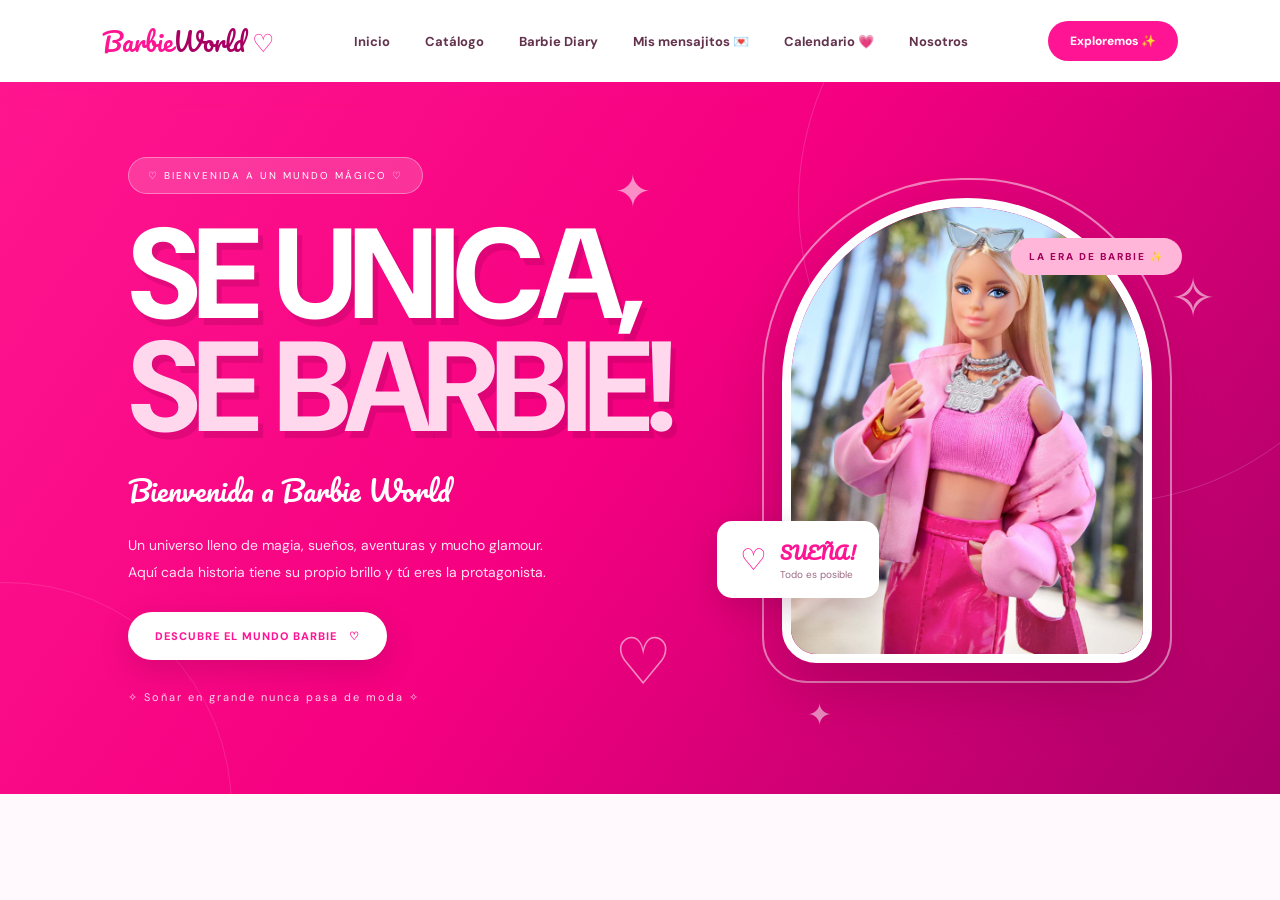
<file: index.html>
<!DOCTYPE html>
<html lang="es">
<head>
    <meta charset="UTF-8">
    <meta name="viewport" content="width=device-width, initial-scale=1.0">
    <title>Barbie World | La vida es rosa</title>
    <link rel="stylesheet" href="./css/style.css">
    <link rel="preconnect" href="https://fonts.googleapis.com">
    <link rel="preconnect" href="https://fonts.gstatic.com" crossorigin>
    <link href="https://fonts.googleapis.com/css2?family=DM+Sans:wght@400;500;600;700;800&family=Pacifico&display=swap" rel="stylesheet">
</head>

<body>

    <!-- NAVEGACIÓN -->
    <header class="navbar">
        <a href="#inicio" class="logo">Barbie<span>World</span> ♡</a>

     <nav>
    <a href="index.html">Inicio</a>
    <a href="catalogo.html">Catálogo</a>
    <a href="diario.html">Barbie Diary</a>
    <a href="mensajitos.html">Mis mensajitos 💌</a>
    <a href="calendario.html">Calendario 💗</a>
    <a href="#nosotros">Nosotros</a>
</nav>
        <a href="#catalogo" class="nav-button">Exploremos ✨</a>
    </header>

    <!-- BIENVENIDA -->
    <main>
        <section class="hero" id="inicio">

            <div class="hero-decoration star-one">✦</div>
            <div class="hero-decoration star-two">✧</div>
            <div class="hero-decoration heart-one">♡</div>
            <div class="hero-decoration star-three">✦</div>

            <div class="hero-content">
                <span class="welcome-label">♡ BIENVENIDA A UN MUNDO MÁGICO ♡</span>

                <h1>
                   SE UNICA,<br>
                    <span>SE BARBIE!</span>
                </h1>

                <p class="hero-subtitle">Bienvenida a Barbie World</p>

                <p class="hero-description">
                    Un universo lleno de magia, sueños, aventuras y mucho glamour.
                    Aquí cada historia tiene su propio brillo y tú eres la protagonista.
                </p>

                <a href="#catalogo" class="primary-button">
                    DESCUBRE EL MUNDO BARBIE <span>♡</span>
                </a>

                <div class="hero-note">
                    <span>✧</span> Soñar en grande nunca pasa de moda <span>✧</span>
                </div>
            </div>

            <div class="hero-image">
                <div class="image-glow"></div>
                <img
                    < img src ="./img/BARBIE BONITA.jpg" alt="BARBIE BONITA"></src>
            
                <div class="floating-card">
                    <span>♡</span>
                    <div>
                        <strong>SUEÑA!</strong>
                        <small>Todo es posible</small>
                    </div>
                </div>
                <div class="image-caption">LA ERA DE BARBIE ✨</div>
            </div>

        </section>

    </main>

    <!-- API TVMAZE -->
    <script>
  
const showsContainer = document.getElementById("showsContainer");
const loading = document.getElementById("loading");
const errorMessage = document.getElementById("errorMessage");
const searchInput = document.getElementById("searchInput");
const searchButton = document.getElementById("searchButton");

async function loadShows(query = "Barbie") {
    loading.style.display = "block";
    showsContainer.innerHTML = "";
    errorMessage.textContent = "";

    try {
        const response = await fetch(
            `https://api.tvmaze.com/search/shows?q=${encodeURIComponent(query)}`
        );

        if (!response.ok) {
            throw new Error("Error al consultar TVmaze");
        }

        const data = await response.json();

        loading.style.display = "none";

        if (!data.length) {
            errorMessage.textContent = "No encontramos resultados. Intenta otra búsqueda ♡";
            return;
        }

        data.forEach(item => {
            const show = item.show;

            const card = document.createElement("article");
            card.className = "show-card";

            const image = document.createElement("img");
            image.src = show.image?.medium ||
                "https://placehold.co/300x420/ffb6d9/ffffff?text=Barbie";
            image.alt = show.name;
            image.loading = "lazy";

            const details = document.createElement("div");
            details.className = "show-details";

            const title = document.createElement("h3");
            title.textContent = show.name;

            const genre = document.createElement("p");
            genre.textContent = show.genres?.join(" · ") || "Entretenimiento";

            const rating = document.createElement("span");
            rating.className = "rating";
            rating.textContent = `★ ${show.rating?.average ?? "Sin puntuación"}`;

            const button = document.createElement("button");
            button.className = "details-button";
            button.textContent = "VER DETALLES ♡";

            button.addEventListener("click", () => {
                showDetails(show);
            });

            details.append(title, genre, rating, button);
            card.append(image, details);
            showsContainer.appendChild(card);
        });

    } catch (error) {
        loading.style.display = "none";
        errorMessage.textContent = "No pudimos cargar el catálogo. Intenta nuevamente ♡";
        console.error(error);
    }
}

// VENTANA DE DETALLES
function showDetails(show) {
    document.getElementById("modalTitle").textContent = show.name;

    document.getElementById("modalImage").src =
        show.image?.original ||
        "https://placehold.co/300x420/ffb6d9/ffffff?text=Barbie";

    document.getElementById("modalGenre").textContent =
        show.genres?.join(" · ") || "Sin género disponible";

    document.getElementById("modalRating").textContent =
        `★ ${show.rating?.average ?? "Sin puntuación"}`;

    document.getElementById("modalDescription").innerHTML =
        show.summary || "<p>No hay descripción disponible.</p>";

    document.getElementById("detailsModal").classList.add("active");
}

function closeDetails() {
    document.getElementById("detailsModal").classList.remove("active");
}

document.getElementById("closeModal").addEventListener("click", closeDetails);

document.getElementById("detailsModal").addEventListener("click", event => {
    if (event.target.id === "detailsModal") {
        closeDetails();
    }
});

searchButton.addEventListener("click", () => {
    const query = searchInput.value.trim();

    if (query) {
        loadShows(query);
    }
});

searchInput.addEventListener("keydown", event => {
    if (event.key === "Enter") {
        searchButton.click();
    }
});

// INICIAR API
loadShows("Barbie");

    </script>
<script src="./js/diary.js"></script>
</body>
</html>
</file>
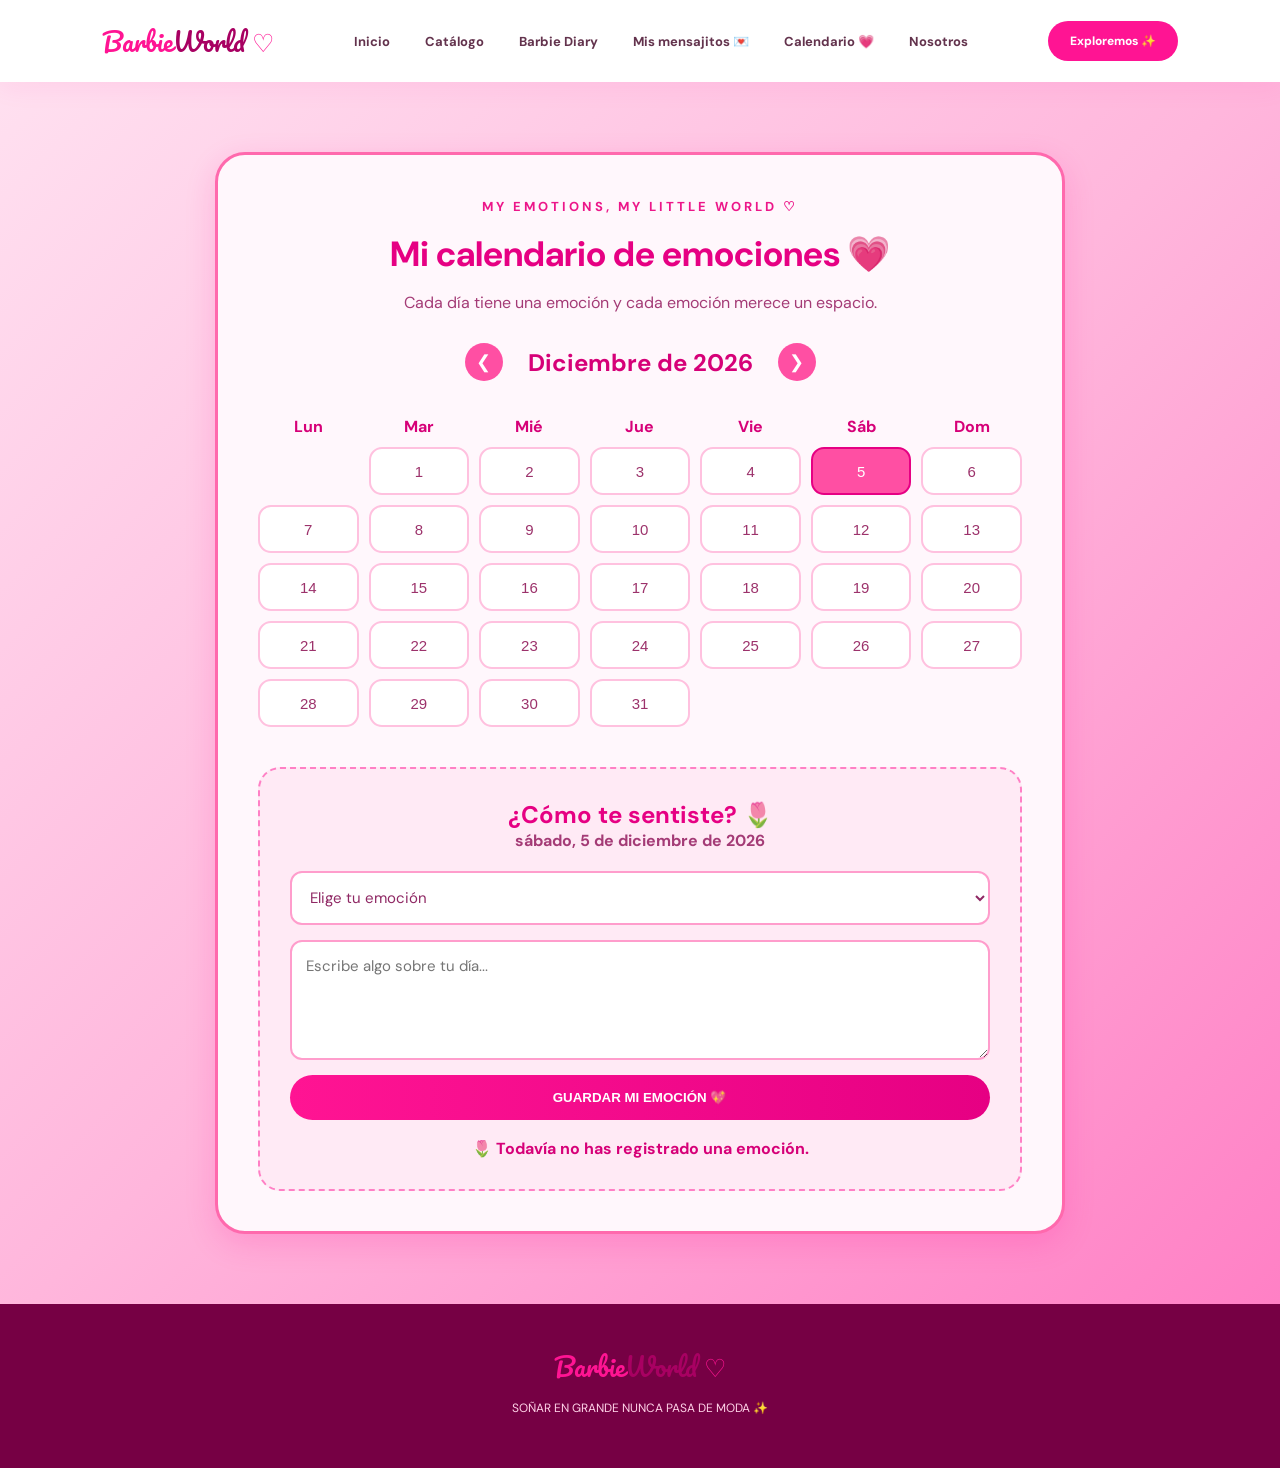
<file: calendario.html>
<!DOCTYPE html>
<html lang="es">

<head>
    <meta charset="UTF-8">
    <meta name="viewport" content="width=device-width, initial-scale=1.0">

    <title>Calendario de Emociones | Barbie World</title>

    <link rel="preconnect" href="https://fonts.googleapis.com">
    <link rel="preconnect" href="https://fonts.gstatic.com" crossorigin>
    <link href="https://fonts.googleapis.com/css2?family=DM+Sans:wght@400;500;600;700&family=Pacifico&display=swap" rel="stylesheet">

    <link rel="stylesheet" href="./css/style.css">
</head>

<body>

    <!-- ENCABEZADO -->
    <header class="navbar">
        <a href="index.html" class="logo">
            Barbie<span>World</span> ♡
        </a>

        <nav>
            <a href="index.html">Inicio</a>
            <a href="catalogo.html">Catálogo</a>
            <a href="diario.html">Barbie Diary</a>
            <a href="mensajitos.html">Mis mensajitos 💌</a>
            <a href="calendario.html">Calendario 💗</a>
            <a href="index.html#nosotros">Nosotros</a>
        </nav>

        <a href="catalogo.html" class="nav-button">Exploremos ✨</a>
    </header>

    <!-- CALENDARIO DE EMOCIONES -->
    <main>
        <section id="calendario" class="mood-calendar-section">

            <div class="mood-calendar-container">

                <span class="calendar-subtitle">
                    MY EMOTIONS, MY LITTLE WORLD ♡
                </span>

                <h1>Mi calendario de emociones 💗</h1>

                <p class="calendar-description">
                    Cada día tiene una emoción y cada emoción merece un espacio.
                </p>

                <div class="calendar-header">
                    <button type="button" id="prevMonth">❮</button>
                    <h2 id="monthYear"></h2>
                    <button type="button" id="nextMonth">❯</button>
                </div>

                <div class="calendar-weekdays">
                    <span>Lun</span>
                    <span>Mar</span>
                    <span>Mié</span>
                    <span>Jue</span>
                    <span>Vie</span>
                    <span>Sáb</span>
                    <span>Dom</span>
                </div>

                <div id="calendarDays" class="calendar-days"></div>

                <div class="emotion-form-container">

                    <h2>¿Cómo te sentiste? 🌷</h2>

                    <p id="selectedDate">
                        Selecciona un día del calendario
                    </p>

                    <form id="emotionForm">

                        <select id="emotionSelect" required>
                            <option value="">Elige tu emoción</option>
                            <option value="Feliz">😊 Feliz</option>
                            <option value="Emocionada">💕 Emocionada</option>
                            <option value="Tranquila">🌷 Tranquila</option>
                            <option value="Nostálgica">🦋 Nostálgica</option>
                            <option value="Cansada">🌙 Cansada</option>
                        </select>

                        <textarea
                            id="emotionNote"
                            placeholder="Escribe algo sobre tu día..."
                            required
                        ></textarea>

                        <button type="submit">
                            GUARDAR MI EMOCIÓN 💖
                        </button>

                    </form>

                    <div id="emotionMessage"></div>

                </div>

            </div>

        </section>
    </main>

    <!-- PIE DE PÁGINA -->
    <footer>
        <a href="index.html" class="logo">
            Barbie<span>World</span> ♡
        </a>
        <p>SOÑAR EN GRANDE NUNCA PASA DE MODA ✨</p>
    </footer>

    <script src="./js/calendar.js"></script>

</body>
</html>
</file>
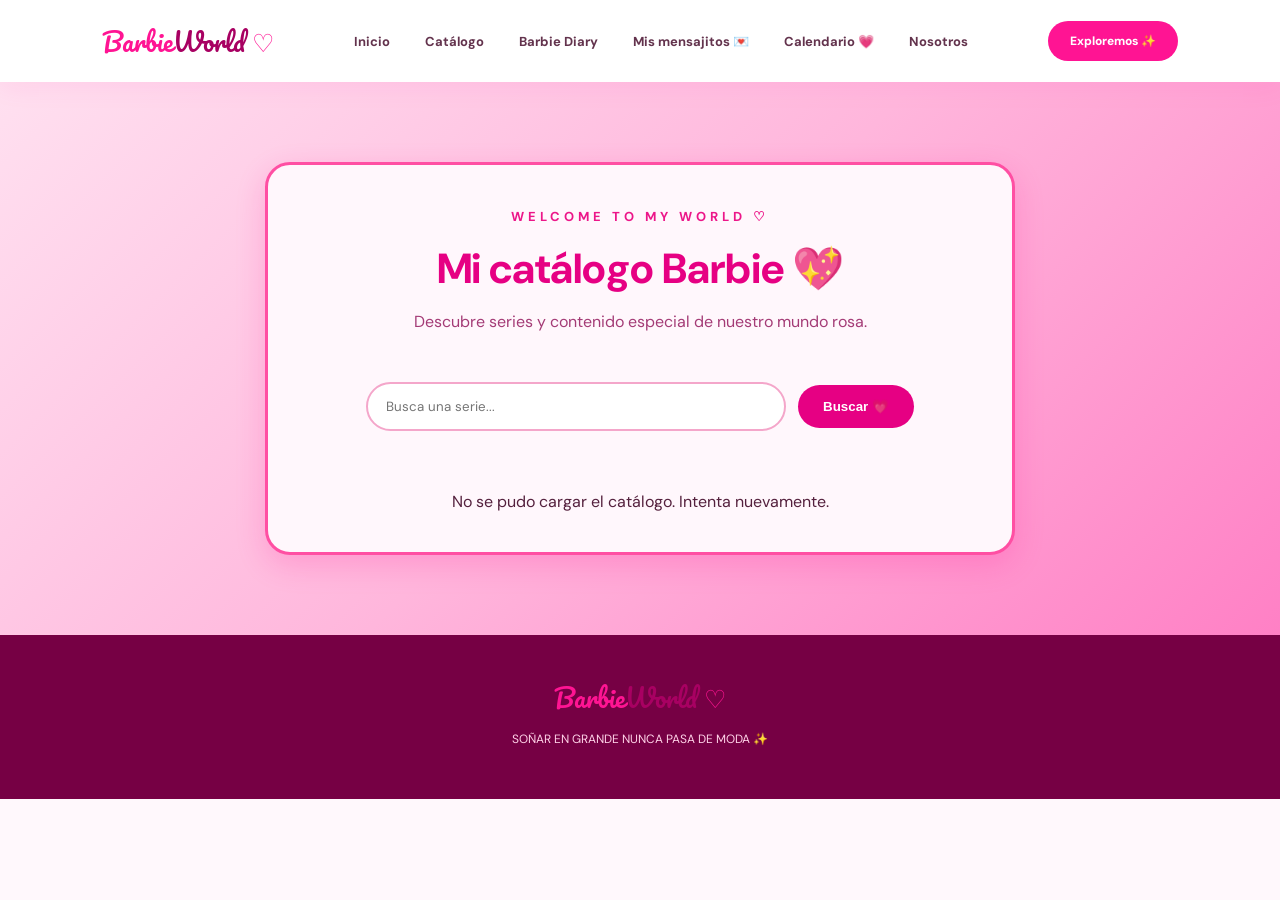
<file: catalogo.html>
<!DOCTYPE html>
<html lang="es">
<head>
    <meta charset="UTF-8">
    <meta name="viewport" content="width=device-width, initial-scale=1.0">

    <title>Catálogo | Barbie World</title>

    <link rel="preconnect" href="https://fonts.googleapis.com">
    <link rel="preconnect" href="https://fonts.googleapis.com" crossorigin>
    <link href="https://fonts.googleapis.com/css2?family=DM+Sans:wght@400;500;600;700&family=Pacifico&display=swap" rel="stylesheet">

    <link rel="stylesheet" href="./css/style.css">
</head>
<body>

    <header class="navbar">
        <a href="index.html" class="logo">
            Barbie<span>World</span> ♡
        </a>

        <nav>
            <a href="index.html">Inicio</a>
            <a href="catalogo.html">Catálogo</a>
            <a href="diario.html">Barbie Diary</a>
            <a href="mensajitos.html">Mis mensajitos 💌</a>
            <a href="calendario.html">Calendario 💗</a>
            <a href="index.html#nosotros">Nosotros</a>
        </nav>

        <a href="catalogo.html" class="nav-button">Exploremos ✨</a>
    </header>

    <main>
        <section class="diary-section">
            <div class="diary-container">

                <span class="diary-subtitle">WELCOME TO MY WORLD ♡</span>

                <h2>Mi catálogo Barbie 💖</h2>

                <p class="diary-description">
                    Descubre series y contenido especial de nuestro mundo rosa.
                </p>

                <input type="text" id="busqueda" placeholder="Busca una serie...">
                <button type="button" id="buscar">Buscar 💗</button>

                <div id="resultados"></div>

            </div>
        </section>
    </main>

    <footer>
        <a href="index.html" class="logo">
            Barbie<span>World</span> ♡
        </a>
        <p>SOÑAR EN GRANDE NUNCA PASA DE MODA ✨</p>
    </footer>

    <script>
        // Catálogo conectado a la API de TVmaze
        const API_URL = "https://api.tvmaze.com/search/shows?q=";
        const resultados = document.getElementById("resultados");
        const buscador = document.getElementById("busqueda");
        const botonBuscar = document.getElementById("buscar");

        async function buscarSeries(termino = "Barbie") {
            resultados.innerHTML = "<p>Buscando contenido...</p>";

            try {
                const respuesta = await fetch(
                    API_URL + encodeURIComponent(termino)
                );

                if (!respuesta.ok) throw new Error("Error de consulta");

                const datos = await respuesta.json();
                resultados.innerHTML = "";

                if (datos.length === 0) {
                    resultados.innerHTML = "<p>No encontramos resultados.</p>";
                    return;
                }

                datos.forEach(elemento => {
                    const serie = elemento.show;
                    const tarjeta = document.createElement("article");
                    tarjeta.className = "resultado-card";

                    const titulo = document.createElement("h3");
                    titulo.textContent = serie.name;

                    const imagen = document.createElement("img");
                    imagen.src = serie.image?.medium ||
                        "https://placehold.co/400x300/FCEEF3/D94F88?text=Barbie+World";
                    imagen.alt = serie.name;
                    imagen.style.maxWidth = "150px";

                    const descripcion = document.createElement("p");
                    descripcion.textContent = (serie.summary || "Sin descripción disponible.")
                        .replace(/<[^>]*>/g, "")
                        .substring(0, 180);

                    tarjeta.append(imagen, titulo, descripcion);
                    resultados.appendChild(tarjeta);
                });

            } catch (error) {
                resultados.innerHTML =
                    "<p>No se pudo cargar el catálogo. Intenta nuevamente.</p>";
                console.error(error);
            }
        }

        botonBuscar.addEventListener("click", () => {
            if (buscador.value.trim()) buscarSeries(buscador.value.trim());
        });

        buscador.addEventListener("keydown", evento => {
            if (evento.key === "Enter") botonBuscar.click();
        });

        buscarSeries("Barbie");
    </script>

</body>
</html>
</file>
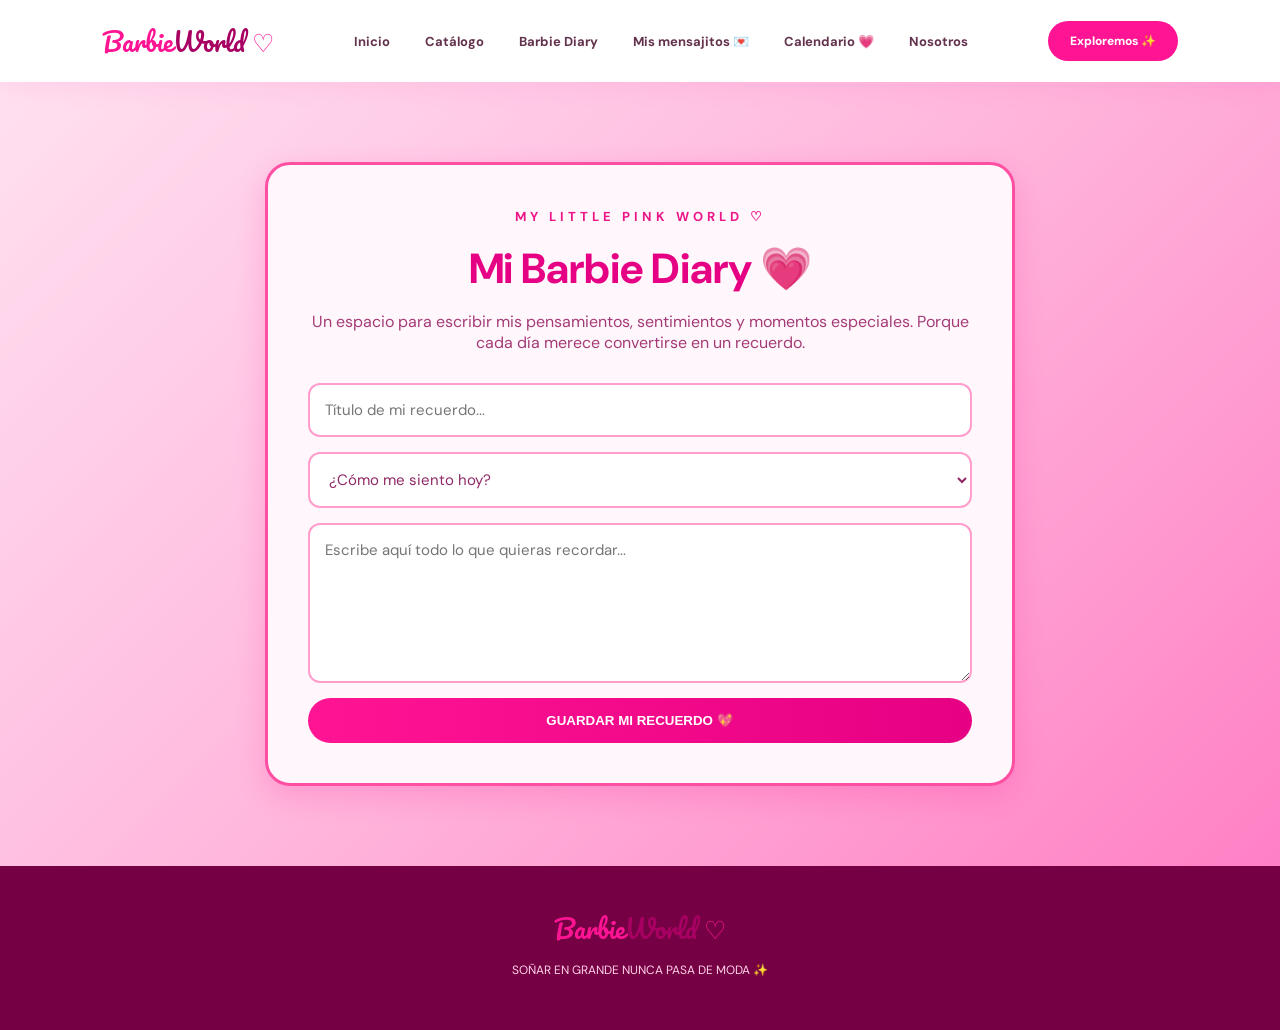
<file: diario.html>
<!DOCTYPE html>
<html lang="es">
<head>
    <meta charset="UTF-8">
    <meta name="viewport" content="width=device-width, initial-scale=1.0">

    <title>Barbie Diary | Barbie World</title>

    <link rel="stylesheet" href="./css/style.css">

    <link rel="preconnect" href="https://fonts.googleapis.com">
    <link rel="preconnect" href="https://fonts.gstatic.com" crossorigin>

    <link href="https://fonts.googleapis.com/css2?family=DM+Sans:wght@400;500;600;700;800&family=Pacifico&display=swap" rel="stylesheet">
</head>

<body>

    <!-- NAVEGACIÓN PRINCIPAL -->
    <header class="navbar">

        <a href="index.html" class="logo">
            Barbie<span>World</span> ♡
        </a>

        <nav>
            <a href="index.html">Inicio</a>
            <a href="catalogo.html">Catálogo</a>
            <a href="diario.html">Barbie Diary</a>
            <a href="mensajitos.html">Mis mensajitos 💌</a>
            <a href="calendario.html">Calendario 💗</a>
            <a href="index.html#nosotros">Nosotros</a>
        </nav>

        <a href="catalogo.html" class="nav-button">
            Exploremos ✨
        </a>

    </header>

    <!-- CONTENIDO DEL DIARIO -->
    <main>

        <section class="diary-section">

            <div class="diary-container">

                <span class="diary-subtitle">
                    MY LITTLE PINK WORLD ♡
                </span>

                <h2>Mi Barbie Diary 💗</h2>

                <p class="diary-description">
                    Un espacio para escribir mis pensamientos,
                    sentimientos y momentos especiales.
                    Porque cada día merece convertirse en un recuerdo.
                </p>

                <form id="diaryForm">

                    <input
                        type="text"
                        id="diaryTitle"
                        placeholder="Título de mi recuerdo..."
                        required
                    >

                    <select id="diaryMood" required>
                        <option value="">¿Cómo me siento hoy?</option>
                        <option value="Feliz">😊 Feliz</option>
                        <option value="Emocionada">💕 Emocionada</option>
                        <option value="Tranquila">🌷 Tranquila</option>
                        <option value="Nostálgica">🦋 Nostálgica</option>
                        <option value="Cansada">🌙 Cansada</option>
                    </select>

                    <textarea
                        id="diaryContent"
                        placeholder="Escribe aquí todo lo que quieras recordar..."
                        required
                    ></textarea>

                    <button type="submit">
                        GUARDAR MI RECUERDO 💖
                    </button>

                </form>

            </div>

        </section>

    </main>

    <!-- PIE DE PÁGINA -->
    <footer>
        <a href="index.html" class="logo">
            Barbie<span>World</span> ♡
        </a>

        <p>SOÑAR EN GRANDE NUNCA PASA DE MODA ✨</p>
    </footer>

    <script src="./js/diary.js"></script>

</body>
</html>
</file>
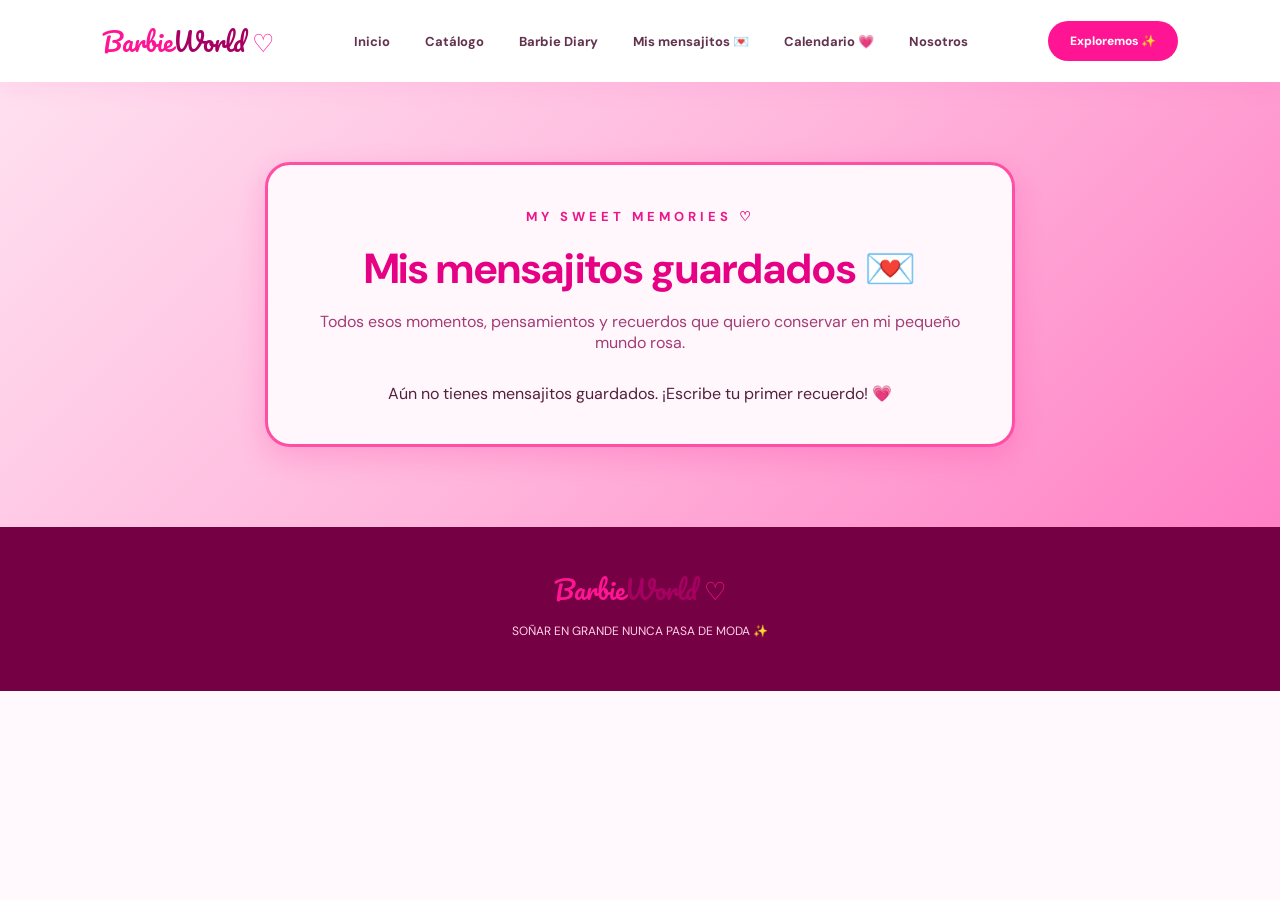
<file: mensajitos.html>
<!DOCTYPE html>
<html lang="es">
<head>
    <meta charset="UTF-8">
    <meta name="viewport" content="width=device-width, initial-scale=1.0">
    <title>Mis mensajitos | Barbie World</title>

    <link rel="preconnect" href="https://fonts.googleapis.com">
    <link rel="preconnect" href="https://fonts.gstatic.com" crossorigin>
    <link href="https://fonts.googleapis.com/css2?family=DM+Sans:wght@400;500;600;700&family=Pacifico&display=swap" rel="stylesheet">

    <link rel="stylesheet" href="./css/style.css">
</head>
<body>

    <header class="navbar">
        <a href="index.html" class="logo">
            Barbie<span>World</span> ♡
        </a>

        <nav>
            <a href="index.html">Inicio</a>
            <a href="catalogo.html">Catálogo</a>
            <a href="diario.html">Barbie Diary</a>
            <a href="mensajitos.html">Mis mensajitos 💌</a>
            <a href="calendario.html">Calendario 💗</a>
            <a href="index.html#nosotros">Nosotros</a>
        </nav>

        <a href="catalogo.html" class="nav-button">Exploremos ✨</a>
    </header>

    <main>
        <section class="diary-section">
            <div class="diary-container">
                <span class="diary-subtitle">MY SWEET MEMORIES ♡</span>

                <h2>Mis mensajitos guardados 💌</h2>

                <p class="diary-description">
                    Todos esos momentos, pensamientos y recuerdos
                    que quiero conservar en mi pequeño mundo rosa.
                </p>

                <div id="diaryEntries"></div>
            </div>
        </section>
    </main>

    <footer>
        <a href="index.html" class="logo">
            Barbie<span>World</span> ♡
        </a>
        <p>SOÑAR EN GRANDE NUNCA PASA DE MODA ✨</p>
    </footer>

    <script>
        const diaryEntries = document.getElementById("diaryEntries");

        let entries = JSON.parse(
            localStorage.getItem("barbieDiary") || "[]"
        );

        function showEntries() {
            diaryEntries.innerHTML = "";

            if (entries.length === 0) {
                diaryEntries.innerHTML =
                    "<p>Aún no tienes mensajitos guardados. ¡Escribe tu primer recuerdo! 💗</p>";
                return;
            }

            entries.forEach((entry, index) => {
                const card = document.createElement("article");
                card.className = "diary-entry";

                const title = document.createElement("h3");
                title.textContent = "💗 " + entry.title;

                const mood = document.createElement("p");
                mood.textContent = "Mi estado de ánimo: " + entry.mood;

                const date = document.createElement("small");
                date.textContent = entry.date;

                const content = document.createElement("p");
                content.textContent = entry.content;

                const editButton = document.createElement("button");
                editButton.type = "button";
                editButton.textContent = "Editar ✏️";

                editButton.addEventListener("click", () => {
                    const newTitle = prompt("Nuevo título:", entry.title);
                    if (newTitle === null || !newTitle.trim()) return;

                    const newContent = prompt("Edita tu recuerdo:", entry.content);
                    if (newContent === null || !newContent.trim()) return;

                    entries[index].title = newTitle.trim();
                    entries[index].content = newContent.trim();

                    saveEntries();
                    showEntries();
                });

                const deleteButton = document.createElement("button");
                deleteButton.type = "button";
                deleteButton.textContent = "Eliminar 🗑️";

                deleteButton.addEventListener("click", () => {
                    if (confirm("¿Quieres eliminar este recuerdo?")) {
                        entries.splice(index, 1);
                        saveEntries();
                        showEntries();
                    }
                });

                card.append(
                    title,
                    mood,
                    date,
                    content,
                    editButton,
                    deleteButton
                );

                diaryEntries.appendChild(card);
            });
        }

        function saveEntries() {
            localStorage.setItem("barbieDiary", JSON.stringify(entries));
        }

        showEntries();
    </script>

</body>
</html>
</file>
<file: css/style.css>
@import url('https://fonts.googleapis.com/css2?family=DM+Sans:wght@400;500;600;700;800&family=Pacifico&display=swap');

:root {
    --pink: #ff1493;
    --hot-pink: #ec087f;
    --light-pink: #ffb6d9;
    --soft-pink: #fff0f7;
    --white: #ffffff;
    --dark-pink: #9e0754;
}

* {
    margin: 0;
    padding: 0;
    box-sizing: border-box;
    scroll-behavior: smooth;
}

body {
    font-family: 'DM Sans', sans-serif;
    background: #fff8fc;
    color: #54203d;
    overflow-x: hidden;
}

/* NAVBAR */

.navbar {
    height: 82px;
    padding: 0 8%;
    display: flex;
    align-items: center;
    justify-content: space-between;
    background: white;
    position: sticky;
    top: 0;
    z-index: 100;
    box-shadow: 0 4px 25px rgba(255, 20, 147, 0.08);
}

.logo, .footer-logo {
    font-family: 'Pacifico', cursive;
    color: var(--pink);
    font-size: 25px;
    text-decoration: none;
}

.logo span {
    color: #a80062;
}

.navbar nav {
    display: flex;
    gap: 35px;
}

.navbar nav a {
    text-decoration: none;
    color: #63334d;
    font-size: 13px;
    font-weight: 700;
    transition: 0.3s;
}

.navbar nav a:hover {
    color: var(--pink);
}

.nav-button {
    background: var(--pink);
    color: white;
    padding: 12px 22px;
    border-radius: 30px;
    text-decoration: none;
    font-size: 12px;
    font-weight: 800;
    transition: 0.3s;
}

.nav-button:hover {
    background: #bd0068;
    transform: translateY(-3px);
}

/* HERO */

.hero {
    min-height: 690px;
    background: linear-gradient(125deg, #ff168f 0%, #f50080 48%, #a90068 100%);
    display: flex;
    align-items: center;
    justify-content: space-between;
    padding: 75px 10% 90px;
    position: relative;
    overflow: hidden;
    color: white;
}

.hero::before {
    content: "";
    position: absolute;
    width: 600px;
    height: 600px;
    border: 1px solid rgba(255,255,255,0.16);
    border-radius: 50%;
    right: -120px;
    top: -180px;
}

.hero::after {
    content: "";
    position: absolute;
    width: 450px;
    height: 450px;
    border: 1px solid rgba(255,255,255,0.12);
    border-radius: 50%;
    left: -220px;
    bottom: -240px;
}

.hero-content {
    max-width: 550px;
    z-index: 2;
}

.welcome-label {
    display: inline-block;
    background: rgba(255,255,255,0.17);
    border: 1px solid rgba(255,255,255,0.35);
    border-radius: 30px;
    padding: 11px 19px;
    font-size: 10px;
    letter-spacing: 2px;
    margin-bottom: 25px;
}

.hero h1 {
    font-size: clamp(75px, 10vw, 130px);
    line-height: 0.88;
    font-weight: 800;
    letter-spacing: -7px;
    text-shadow: 5px 7px 0 rgba(125,0,68,0.2);
}

.hero h1 span {
    color: #ffd8ed;
}

.hero-subtitle {
    font-family: 'Pacifico', cursive;
    font-size: 28px;
    margin-top: 22px;
}

.hero-description {
    font-size: 14px;
    line-height: 1.9;
    color: #ffe2f1;
    max-width: 420px;
    margin: 17px 0 27px;
}

.primary-button {
    display: inline-block;
    padding: 17px 27px;
    background: white;
    color: var(--pink);
    border-radius: 40px;
    font-size: 11px;
    font-weight: 800;
    letter-spacing: 1px;
    text-decoration: none;
    box-shadow: 0 10px 30px rgba(90,0,50,0.2);
    transition: 0.3s;
}

.primary-button:hover {
    transform: translateY(-5px) scale(1.03);
    box-shadow: 0 15px 35px rgba(90,0,50,0.3);
}

.primary-button span {
    margin-left: 8px;
}

.hero-note {
    font-size: 11px;
    margin-top: 30px;
    letter-spacing: 2px;
    color: #ffd5e9;
}

/* HERO IMAGE */

.hero-image {
    width: 370px;
    height: 465px;
    position: relative;
    z-index: 2;
    margin-left: 40px;
}

.hero-image img {
    width: 100%;
    height: 100%;
    object-fit: cover;
    border: 9px solid white;
    border-radius: 190px 190px 35px 35px;
    box-shadow: 0 25px 60px rgba(90,0,50,0.3);
    position: relative;
    z-index: 2;
}

.image-glow {
    position: absolute;
    inset: -20px;
    border: 2px solid rgba(255,255,255,0.5);
    border-radius: 200px 200px 45px 45px;
}

.floating-card {
    position: absolute;
    z-index: 3;
    bottom: 65px;
    left: -65px;
    background: white;
    padding: 17px 23px;
    border-radius: 15px;
    display: flex;
    align-items: center;
    gap: 13px;
    color: var(--pink);
    box-shadow: 0 10px 30px rgba(80,0,50,0.2);
}

.floating-card > span {
    font-size: 30px;
}

.floating-card strong,
.floating-card small {
    display: block;
}

.floating-card strong {
    font-family: 'Pacifico', cursive;
    font-size: 17px;
}

.floating-card small {
    color: #9e6b84;
    font-size: 10px;
}

.image-caption {
    position: absolute;
    right: -30px;
    top: 40px;
    background: #ffb6d9;
    color: #a00059;
    padding: 12px 18px;
    border-radius: 30px;
    font-size: 10px;
    font-weight: 800;
    letter-spacing: 2px;
    z-index: 3;
}

.hero-decoration {
    position: absolute;
    color: rgba(255,255,255,0.55);
}

.star-one { top: 80px; left: 48%; font-size: 45px; }
.star-two { top: 180px; right: 5%; font-size: 55px; }
.heart-one { bottom: 90px; left: 48%; font-size: 65px; }
.star-three { bottom: 60px; right: 35%; font-size: 30px; }

.hero-bottom {
    position: absolute;
    bottom: 18px;
    left: 0;
    width: 100%;
    text-align: center;
    font-size: 10px;
    letter-spacing: 5px;
    color: rgba(255,255,255,0.7);
}

/* QUOTE */

.quote-section {
    background: white;
    padding: 65px 20px;
    text-align: center;
}

.quote-section p {
    font-family: 'Pacifico', cursive;
    font-size: clamp(22px, 4vw, 37px);
    color: #a80062;
}

.quote-section p span {
    color: var(--pink);
}

.quote-section small {
    display: block;
    color: #d27aa7;
    font-size: 10px;
    letter-spacing: 4px;
    margin-top: 15px;
}

.quote-decoration {
    color: var(--pink);
    font-size: 28px;
}

/* CATÁLOGO */

.catalog-section {
    padding: 100px 9%;
    background: #fff5fa;
    min-height: 600px;
}

.section-heading {
    text-align: center;
    margin-bottom: 45px;
}

.section-tag {
    color: var(--pink);
    font-size: 10px;
    font-weight: 800;
    letter-spacing: 3px;
}

.section-heading h2 {
    font-size: clamp(30px, 5vw, 43px);
    color: #8c174f;
    margin: 15px 0;
}

.section-heading h2 span {
    color: var(--pink);
    font-family: 'Pacifico', cursive;
    font-weight: 400;
}

.section-heading p {
    font-size: 13px;
    color: #a4778d;
}

/* BUSCADOR */

.search-box {
    max-width: 650px;
    margin: 0 auto 65px;
    background: white;
    border: 1px solid #ffd0e5;
    border-radius: 50px;
    padding: 8px 10px 8px 22px;
    display: flex;
    align-items: center;
    gap: 12px;
    box-shadow: 0 8px 25px rgba(255,20,147,0.08);
}

.search-box > span {
    font-size: 28px;
    color: var(--pink);
}

.search-box input {
    flex: 1;
    border: none;
    outline: none;
    font-family: inherit;
    font-size: 13px;
    min-width: 0;
}

.search-box button {
    background: var(--pink);
    color: white;
    border: none;
    padding: 15px 25px;
    border-radius: 30px;
    font-size: 10px;
    font-weight: 800;
    cursor: pointer;
    transition: 0.3s;
}

.search-box button:hover {
    background: #b90065;
}

/* INFORMACIÓN DEL CATÁLOGO */

.catalog-info {
    display: flex;
    justify-content: space-between;
    align-items: center;
    margin-bottom: 25px;
}

.catalog-info h3 {
    color: #9e175b;
    font-size: 21px;
}

.catalog-info span {
    font-size: 11px;
    color: #b77d9a;
}

/* TARJETAS API */

.shows-grid {
    display: grid;
    grid-template-columns: repeat(auto-fill, minmax(190px, 1fr));
    gap: 27px;
}

.show-card {
    background: white;
    border-radius: 18px;
    overflow: hidden;
    box-shadow: 0 8px 25px rgba(190,0,95,0.08);
    transition: 0.35s;
    border: 1px solid #ffe0ee;
}

.show-card:hover {
    transform: translateY(-9px);
    box-shadow: 0 18px 35px rgba(255,20,147,0.16);
}

.show-card img {
    width: 100%;
    height: 265px;
    object-fit: cover;
    display: block;
    background: #ffd8e9;
}

.show-details {
    padding: 18px;
}

.show-details h3 {
    color: #9d1459;
    font-size: 15px;
    margin-bottom: 8px;
}

.show-details p {
    font-size: 11px;
    color: #b47c98;
    margin-bottom: 12px;
}

.rating {
    display: inline-block;
    color: #d50078;
    background: #fff0f7;
    border-radius: 20px;
    padding: 7px 12px;
    font-size: 10px;
    font-weight: 800;
}

.loading {
    text-align: center;
    padding: 30px;
    color: var(--pink);
    font-size: 13px;
}

.loader {
    width: 35px;
    height: 35px;
    border: 4px solid #ffd1e5;
    border-top-color: var(--pink);
    border-radius: 50%;
    margin: 0 auto 15px;
    animation: spin 0.8s linear infinite;
}

@keyframes spin {
    to { transform: rotate(360deg); }
}

.error-message {
    text-align: center;
    color: #c00065;
    padding: 20px;
    font-size: 13px;
}

/* NOSOTROS */

.about-section {
    background: linear-gradient(120deg, #f90083, #b50068);
    padding: 85px 12%;
    display: flex;
    align-items: center;
    justify-content: space-between;
    gap: 50px;
    color: white;
    overflow: hidden;
}

.about-content {
    max-width: 550px;
}

.about-content .section-tag {
    color: #ffd5e9;
}

.about-content h2 {
    font-size: clamp(35px, 5vw, 55px);
    line-height: 1.2;
    margin: 22px 0;
}

.about-content h2 span {
    font-family: 'Pacifico', cursive;
    color: #ffd5e9;
    font-weight: 400;
}

.about-content p {
    font-size: 14px;
    line-height: 1.9;
    color: #ffe2f1;
    margin-bottom: 30px;
}

.secondary-button {
    display: inline-block;
    padding: 15px 25px;
    background: white;
    color: var(--pink);
    text-decoration: none;
    border-radius: 30px;
    font-size: 10px;
    font-weight: 800;
    transition: 0.3s;
}

.secondary-button:hover {
    transform: translateY(-4px);
}

.about-decoration {
    width: 250px;
    height: 250px;
    border: 2px solid rgba(255,255,255,0.5);
    border-radius: 50%;
    display: flex;
    flex-direction: column;
    align-items: center;
    justify-content: center;
    text-align: center;
    flex-shrink: 0;
    transform: rotate(8deg);
}

.about-decoration span {
    font-size: 30px;
}

.about-decoration strong {
    font-size: 22px;
    letter-spacing: 3px;
    line-height: 1.5;
}

/* FOOTER */

footer {
    background: #760044;
    color: white;
    padding: 40px 20px;
    text-align: center;
}

.footer-logo {
    color: #ffadd5;
}

footer p {
    font-size: 12px;
    color: #ffd2e8;
    margin: 12px 0;
}

footer small {
    color: #dba0bf;
    font-size: 10px;
}

/* RESPONSIVE */

@media (max-width: 850px) {

    .navbar {
        padding: 0 5%;
    }

    .navbar nav {
        gap: 15px;
    }

    .nav-button {
        display: none;
    }

    .hero {
        padding: 70px 7%;
        flex-direction: column;
        text-align: center;
        gap: 55px;
    }

    .hero-description {
        margin-left: auto;
        margin-right: auto;
    }

    .hero-image {
        width: 290px;
        height: 370px;
        margin: 0;
    }

    .hero-note {
        font-size: 9px;
    }

    .about-section {
        flex-direction: column;
        text-align: center;
    }
}

@media (max-width: 550px) {

    .navbar {
        height: auto;
        min-height: 75px;
        flex-wrap: wrap;
        justify-content: center;
        gap: 10px;
        padding: 12px;
    }

    .logo {
        width: 100%;
        text-align: center;
    }

    .navbar nav {
        gap: 18px;
        flex-wrap: wrap;
        justify-content: center;
    }

    .navbar nav a {
        font-size: 11px;
    }

    .hero h1 {
        letter-spacing: -4px;
    }

    .hero-image {
        width: 245px;
        height: 320px;
    }

    .floating-card {
        left: -30px;
        padding: 12px;
    }

    .image-caption {
        right: -15px;
    }

    .catalog-section {
        padding: 70px 6%;
    }

    .catalog-info {
        flex-direction: column;
        align-items: flex-start;
        gap: 8px;
    }

    .search-box {
        padding-left: 15px;
    }

    .search-box button {
        padding: 13px;
    }

    .shows-grid {
        grid-template-columns: repeat(2, minmax(0, 1fr));
        gap: 13px;
    }

    .show-card img {
        height: 210px;
    }

    .show-details {
        padding: 12px;
    }

    .show-details h3 {
        font-size: 12px;
    }

    .about-decoration {
        width: 200px;
        height: 200px;
    }
}

/* BOTÓN DE DETALLES */

.details-button {
    display: block;
    width: 100%;
    margin-top: 15px;
    padding: 12px;
    border: none;
    border-radius: 25px;
    background: #ff1493;
    color: white;
    font-weight: 800;
    font-size: 10px;
    cursor: pointer;
    transition: 0.3s;
}

.details-button:hover {
    background: #a90068;
    transform: translateY(-3px);
}

/* VENTANA MODAL */

.modal {
    display: none;
    position: fixed;
    inset: 0;
    z-index: 9999;
    background: rgba(75, 0, 45, 0.75);
    backdrop-filter: blur(6px);
    align-items: center;
    justify-content: center;
    padding: 20px;
}

.modal.active {
    display: flex;
}

.modal-content {
    position: relative;
    display: flex;
    gap: 25px;
    background: white;
    width: 100%;
    max-width: 750px;
    max-height: 85vh;
    overflow-y: auto;
    padding: 30px;
    border-radius: 25px;
    box-shadow: 0 20px 60px rgba(0,0,0,0.25);
}

.modal-content > img {
    width: 230px;
    min-height: 300px;
    object-fit: cover;
    border-radius: 18px;
}

.modal-info {
    flex: 1;
    padding-top: 15px;
}

.modal-info h2 {
    color: #ec087f;
    margin: 15px 0;
}

.modal-info > p {
    margin: 12px 0;
    color: #a4778d;
    font-size: 13px;
}

#modalDescription {
    font-size: 13px;
    line-height: 1.8;
    color: #75445e;
    margin-top: 20px;
}

.close-modal {
    position: absolute;
    right: 15px;
    top: 10px;
    background: #ff1493;
    color: white;
    border: none;
    border-radius: 50%;
    width: 35px;
    height: 35px;
    font-size: 24px;
    cursor: pointer;
    z-index: 2;
}

@media(max-width: 600px) {
    .modal-content {
        flex-direction: column;
        align-items: center;
        padding: 25px;
    }

    .modal-content > img {
        width: 180px;
        min-height: 240px;
    }

    .modal-info {
        width: 100%;
    }
}

/* BOTÓN DE DETALLES */

.details-button {
    display: block;
    width: 100%;
    margin-top: 15px;
    padding: 12px;
    border: none;
    border-radius: 25px;
    background: #ff1493;
    color: white;
    font-weight: 800;
    font-size: 10px;
    cursor: pointer;
    transition: 0.3s;
}

.details-button:hover {
    background: #a90068;
    transform: translateY(-3px);
}

/* VENTANA MODAL */

.modal {
    display: none;
    position: fixed;
    inset: 0;
    z-index: 9999;
    background: rgba(75, 0, 45, 0.75);
    backdrop-filter: blur(6px);
    align-items: center;
    justify-content: center;
    padding: 20px;
}

.modal.active {
    display: flex;
}

.modal-content {
    position: relative;
    display: flex;
    gap: 25px;
    background: white;
    width: 100%;
    max-width: 750px;
    max-height: 85vh;
    overflow-y: auto;
    padding: 30px;
    border-radius: 25px;
    box-shadow: 0 20px 60px rgba(0,0,0,0.25);
}

.modal-content > img {
    width: 230px;
    min-height: 300px;
    object-fit: cover;
    border-radius: 18px;
}

.modal-info {
    flex: 1;
    padding-top: 15px;
}

.modal-info h2 {
    color: #ec087f;
    margin: 15px 0;
}

.modal-info > p {
    margin: 12px 0;
    color: #a4778d;
    font-size: 13px;
}

#modalDescription {
    font-size: 13px;
    line-height: 1.8;
    color: #75445e;
    margin-top: 20px;
}

.close-modal {
    position: absolute;
    right: 15px;
    top: 10px;
    background: #ff1493;
    color: white;
    border: none;
    border-radius: 50%;
    width: 35px;
    height: 35px;
    font-size: 24px;
    cursor: pointer;
    z-index: 2;
}

@media(max-width: 600px) {
    .modal-content {
        flex-direction: column;
        align-items: center;
        padding: 25px;
    }

    .modal-content > img {
        width: 180px;
        min-height: 240px;
    }

    .modal-info {
        width: 100%;
    }
}

/* BOTÓN DE DETALLES */

.details-button {
    display: block;
    width: 100%;
    margin-top: 15px;
    padding: 12px;
    border: none;
    border-radius: 25px;
    background: #ff1493;
    color: white;
    font-weight: 800;
    font-size: 10px;
    cursor: pointer;
    transition: 0.3s;
}

.details-button:hover {
    background: #a90068;
    transform: translateY(-3px);
}

/* VENTANA MODAL */

.modal {
    display: none;
    position: fixed;
    inset: 0;
    z-index: 9999;
    background: rgba(75, 0, 45, 0.75);
    backdrop-filter: blur(6px);
    align-items: center;
    justify-content: center;
    padding: 20px;
}

.modal.active {
    display: flex;
}

.modal-content {
    position: relative;
    display: flex;
    gap: 25px;
    background: white;
    width: 100%;
    max-width: 750px;
    max-height: 85vh;
    overflow-y: auto;
    padding: 30px;
    border-radius: 25px;
    box-shadow: 0 20px 60px rgba(0,0,0,0.25);
}

.modal-content > img {
    width: 230px;
    min-height: 300px;
    object-fit: cover;
    border-radius: 18px;
}

.modal-info {
    flex: 1;
    padding-top: 15px;
}

.modal-info h2 {
    color: #ec087f;
    margin: 15px 0;
}

.modal-info > p {
    margin: 12px 0;
    color: #a4778d;
    font-size: 13px;
}

#modalDescription {
    font-size: 13px;
    line-height: 1.8;
    color: #75445e;
    margin-top: 20px;
}

.close-modal {
    position: absolute;
    right: 15px;
    top: 10px;
    background: #ff1493;
    color: white;
    border: none;
    border-radius: 50%;
    width: 35px;
    height: 35px;
    font-size: 24px;
    cursor: pointer;
    z-index: 2;
}

@media(max-width: 600px) {
    .modal-content {
        flex-direction: column;
        align-items: center;
        padding: 25px;
    }

    .modal-content > img {
        width: 180px;
        min-height: 240px;
    }

    .modal-info {
        width: 100%;
    }
}

/* ===== BARBIE DIARY ===== */

.diary-section {
    padding: 80px 20px;
    background: linear-gradient(135deg, #ffe0f0, #ffb6dc, #ff80c5);
}

.diary-container {
    max-width: 750px;
    margin: auto;
    padding: 40px;
    background: #fff7fc;
    border: 3px solid #ff4fa3;
    border-radius: 25px;
    box-shadow: 0 10px 30px rgba(255, 20, 147, 0.2);
    text-align: center;
}

.diary-subtitle {
    color: #ec1689;
    font-size: 13px;
    font-weight: bold;
    letter-spacing: 4px;
}

.diary-container h2 {
    color: #e60083;
    font-size: 42px;
    margin: 15px 0;
}

.diary-description {
    color: #a43b76;
    margin-bottom: 30px;
}

#diaryForm {
    display: flex;
    flex-direction: column;
    gap: 15px;
}

#diaryForm input,
#diaryForm select,
#diaryForm textarea {
    width: 100%;
    padding: 15px;
    border: 2px solid #ff9dcc;
    border-radius: 12px;
    background: white;
    color: #8f2864;
    font-family: inherit;
    font-size: 15px;
    outline: none;
}

#diaryForm textarea {
    min-height: 160px;
    resize: vertical;
}

#diaryForm input:focus,
#diaryForm select:focus,
#diaryForm textarea:focus {
    border-color: #e60083;
    box-shadow: 0 0 8px #ffb6dc;
}

#diaryForm button {
    padding: 15px;
    border: none;
    border-radius: 30px;
    background: linear-gradient(90deg, #ff1493, #e60083);
    color: white;
    font-weight: bold;
    cursor: pointer;
    transition: 0.3s;
}

#diaryForm button:hover {
    transform: scale(1.03);
    box-shadow: 0 5px 15px #ff9dcc;
}

@media (max-width: 600px) {
    .diary-container {
        padding: 25px 18px;
    }

    .diary-container h2 {
        font-size: 32px;
    }
}

/* ===== BARBIE SAVED MESSAGES ===== */

.saved-messages {
    margin-top: 55px;
    padding: 35px 20px;
    background: linear-gradient(135deg, #fff0f8, #ffe0f0);
    border: 2px dashed #ff69b4;
    border-radius: 25px;
}

.saved-messages h2 {
    color: #e60083;
    font-size: 30px;
    text-align: center;
    text-shadow: 1px 2px 4px #ffc0df;
}

.saved-messages > p {
    color: #b34480;
    text-align: center;
    margin-bottom: 25px;
}

/* Tarjetitas de recuerdos */

.diary-entry {
    position: relative;
    background: #ffffff;
    border: 2px solid #ff9dcc;
    border-radius: 20px;
    padding: 25px;
    margin: 20px auto;
    max-width: 600px;
    box-shadow: 0 7px 18px rgba(230, 0, 131, 0.13);
    transition: transform 0.3s, box-shadow 0.3s;
}

.diary-entry:hover {
    transform: translateY(-5px);
    box-shadow: 0 12px 25px rgba(230, 0, 131, 0.2);
}

.diary-entry h3 {
    color: #e60083;
    font-size: 22px;
    margin-bottom: 12px;
}

.diary-entry p {
    color: #87436c;
    line-height: 1.7;
    white-space: pre-wrap;
    overflow-wrap: anywhere;
}

.diary-entry small {
    display: block;
    color: #d45b9b;
    margin-bottom: 12px;
    font-size: 12px;
}

/* Botones de las cartitas */

.diary-entry button {
    padding: 10px 18px;
    margin: 12px 7px 0 0;
    border: none;
    border-radius: 25px;
    background: linear-gradient(90deg, #ff69b4, #e60083);
    color: white;
    font-weight: bold;
    cursor: pointer;
    transition: 0.3s;
}

.diary-entry button:hover {
    transform: scale(1.06);
    box-shadow: 0 4px 12px #ffb6dc;
}

/* Adaptación para celulares */

@media (max-width: 600px) {
    .saved-messages {
        padding: 25px 12px;
    }

    .saved-messages h2 {
        font-size: 24px;
    }

    .diary-entry {
        padding: 18px;
    }
}
/* ===== CALENDARIO BARBIE WORLD ===== */

.mood-calendar-section {
    padding: 70px 20px;
    background: linear-gradient(135deg, #ffe0f0, #ffb6dc, #ff80c5);
}

.mood-calendar-container {
    max-width: 850px;
    margin: auto;
    padding: 40px;
    background: #fff7fc;
    border: 3px solid #ff69ad;
    border-radius: 30px;
    box-shadow: 0 10px 30px rgba(255, 20, 147, 0.18);
    text-align: center;
}

.calendar-subtitle {
    color: #ec1689;
    font-size: 13px;
    font-weight: bold;
    letter-spacing: 3px;
}

.mood-calendar-container h1 {
    color: #e60083;
    font-size: 35px;
    margin: 15px 0;
}

.calendar-description {
    color: #a43b76;
    margin-bottom: 30px;
}

.calendar-header {
    display: flex;
    justify-content: center;
    align-items: center;
    gap: 25px;
    margin: 25px 0;
}

.calendar-header h2 {
    color: #d60078;
    min-width: 180px;
}

.calendar-header button {
    border: none;
    background: #ff4fa3;
    color: white;
    border-radius: 50%;
    width: 38px;
    height: 38px;
    cursor: pointer;
    font-size: 18px;
}

.calendar-weekdays,
.calendar-days {
    display: grid;
    grid-template-columns: repeat(7, 1fr);
    gap: 10px;
}

.calendar-weekdays span {
    color: #d60078;
    font-weight: bold;
    padding: 10px 0;
}

.calendar-day {
    min-height: 48px;
    border: 2px solid #ffc1df;
    border-radius: 13px;
    background: white;
    color: #9c326b;
    font-size: 15px;
    cursor: pointer;
    transition: 0.2s;
}

.calendar-day:hover {
    background: #ffe0f0;
    transform: scale(1.05);
}

.calendar-day.selected {
    background: #ff4fa3;
    color: white;
    border-color: #e60083;
}

.calendar-day.has-emotion {
    box-shadow: inset 0 -4px #e60083;
    font-weight: bold;
}

.calendar-empty {
    min-height: 48px;
}

.emotion-form-container {
    margin-top: 40px;
    padding: 30px;
    background: #ffeaf5;
    border: 2px dashed #ff80c5;
    border-radius: 22px;
}

.emotion-form-container h2 {
    color: #e60083;
}

#selectedDate {
    color: #a43b76;
    font-weight: bold;
}

#emotionForm {
    display: flex;
    flex-direction: column;
    gap: 15px;
    margin-top: 20px;
}

#emotionForm select,
#emotionForm textarea {
    width: 100%;
    padding: 14px;
    border: 2px solid #ff9dcc;
    border-radius: 12px;
    background: white;
    color: #8f2864;
    font-family: inherit;
    font-size: 15px;
}

#emotionForm textarea {
    min-height: 120px;
    resize: vertical;
}

#emotionForm button {
    padding: 15px;
    border: none;
    border-radius: 30px;
    background: linear-gradient(90deg, #ff1493, #e60083);
    color: white;
    font-weight: bold;
    cursor: pointer;
    transition: 0.3s;
}

#emotionForm button:hover {
    transform: scale(1.03);
    box-shadow: 0 5px 15px #ff9dcc;
}

#emotionMessage {
    margin-top: 18px;
    color: #d60078;
    font-weight: bold;
}

@media (max-width: 600px) {
    .mood-calendar-container {
        padding: 22px 14px;
    }

    .mood-calendar-container h1 {
        font-size: 27px;
    }

    .calendar-weekdays,
    .calendar-days {
        gap: 5px;
    }

    .calendar-day {
        min-height: 40px;
        font-size: 13px;
    }

    .emotion-form-container {
        padding: 20px 14px;
    }
}/* ===== MENU DE NAVEGACION BARBIE ===== */

header nav a {
    color: #e60083;
    text-decoration: none;
    font-weight: bold;
    transition: 0.3s;
}

header nav a:hover {
    color: #ff1493;
}

header nav a:visited {
    color: #e60083;
}

/* ===== DISEÑO DEL CATÁLOGO BARBIE WORLD ===== */

#busqueda {
    width: 100%;
    max-width: 420px;
    padding: 14px 18px;
    margin: 20px 8px 25px 0;
    border: 2px solid #f4a6ca;
    border-radius: 25px;
    outline: none;
    font-family: 'DM Sans', sans-serif;
}

#busqueda:focus {
    border-color: #e60083;
    box-shadow: 0 0 10px rgba(230, 0, 131, 0.15);
}

#buscar {
    padding: 14px 25px;
    border: none;
    border-radius: 25px;
    background: #e60083;
    color: white;
    font-weight: bold;
    cursor: pointer;
}

#buscar:hover {
    background: #c90070;
}

#resultados {
    display: grid;
    grid-template-columns: repeat(auto-fit, minmax(220px, 1fr));
    gap: 25px;
    margin-top: 35px;
    width: 100%;
}

.resultado-card {
    background: white;
    border: 1px solid #f8c6dc;
    border-radius: 20px;
    padding: 18px;
    text-align: center;
    box-shadow: 0 5px 18px rgba(220, 80, 145, 0.10);
    transition: transform 0.3s ease, box-shadow 0.3s ease;
    overflow: hidden;
}

.resultado-card:hover {
    transform: translateY(-6px);
    box-shadow: 0 10px 25px rgba(220, 80, 145, 0.18);
}

.resultado-card img {
    width: 100%;
    max-width: 180px !important;
    height: 230px;
    object-fit: cover;
    border-radius: 14px;
    margin: 0 auto 15px;
    display: block;
}

.resultado-card h3 {
    color: #d63384;
    font-size: 18px;
    margin: 10px 0;
}

.resultado-card p {
    color: #777;
    font-size: 14px;
    line-height: 1.6;
}
</file>
